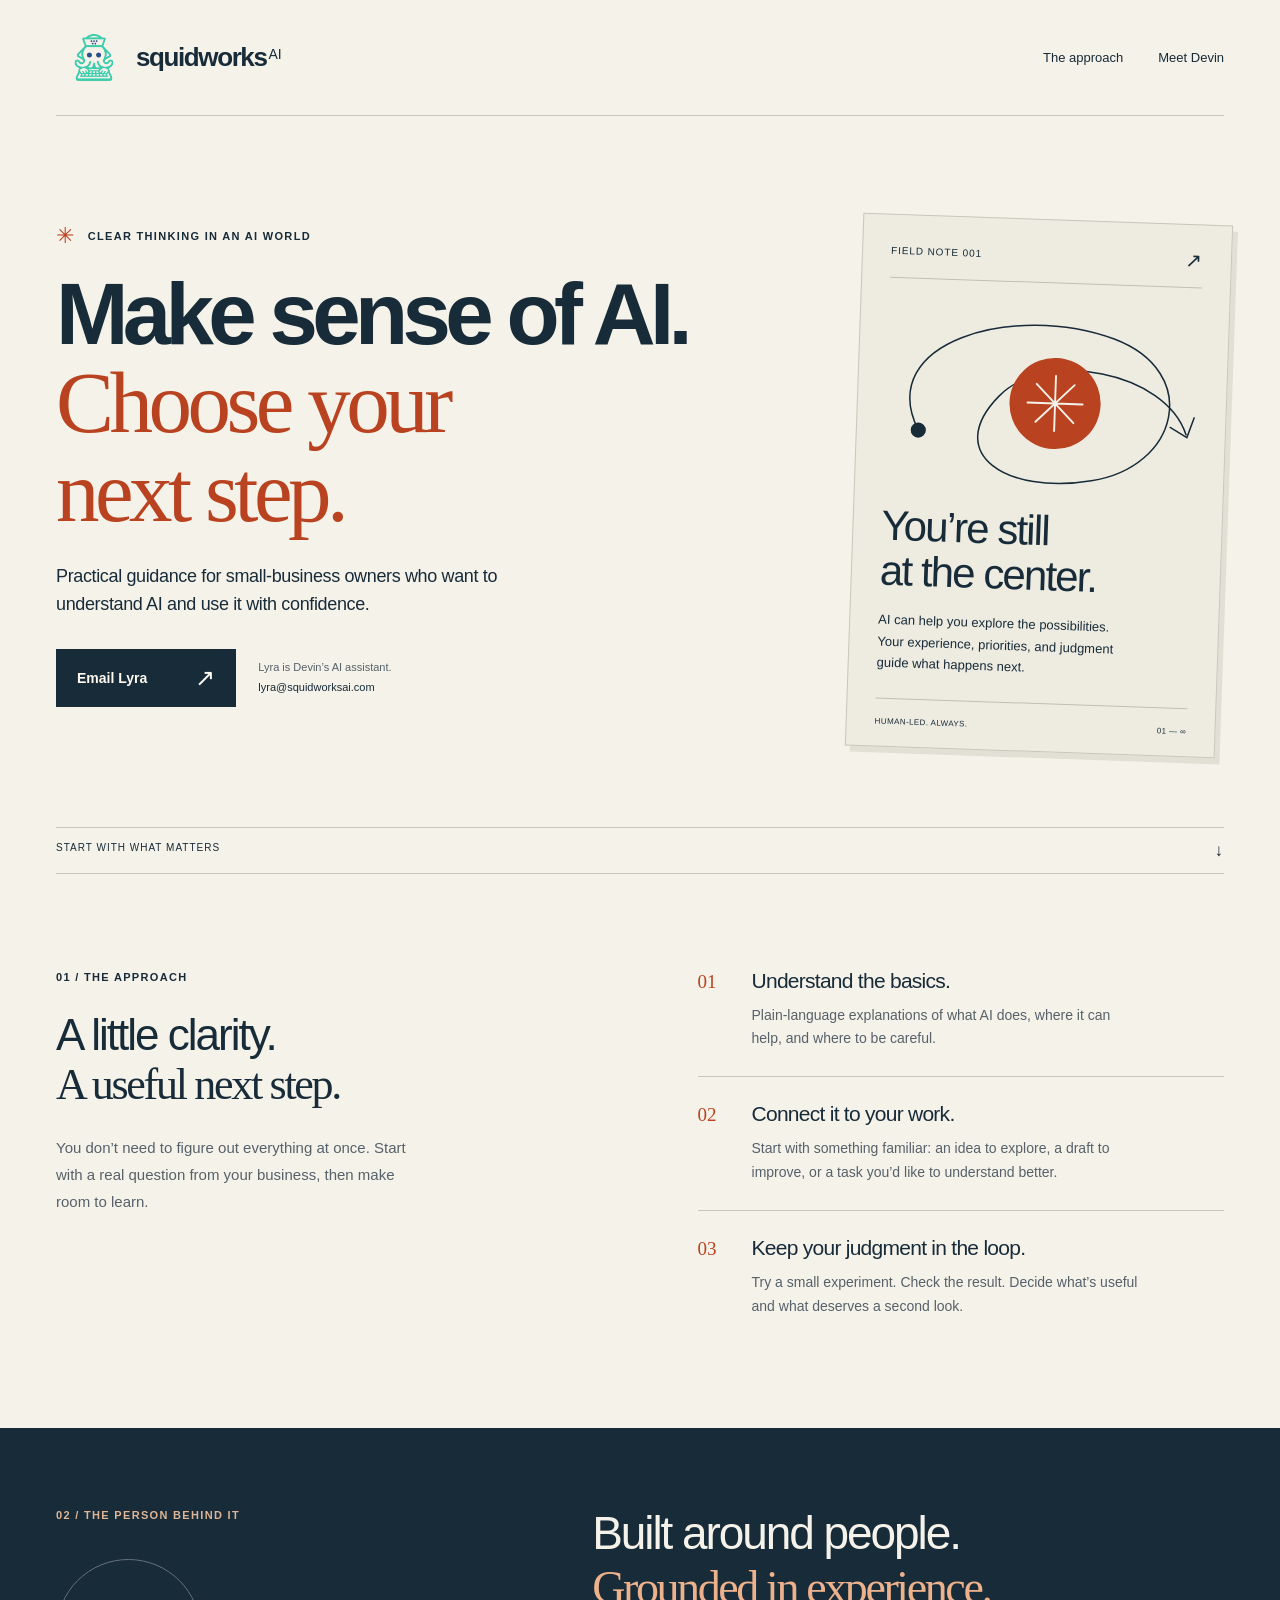
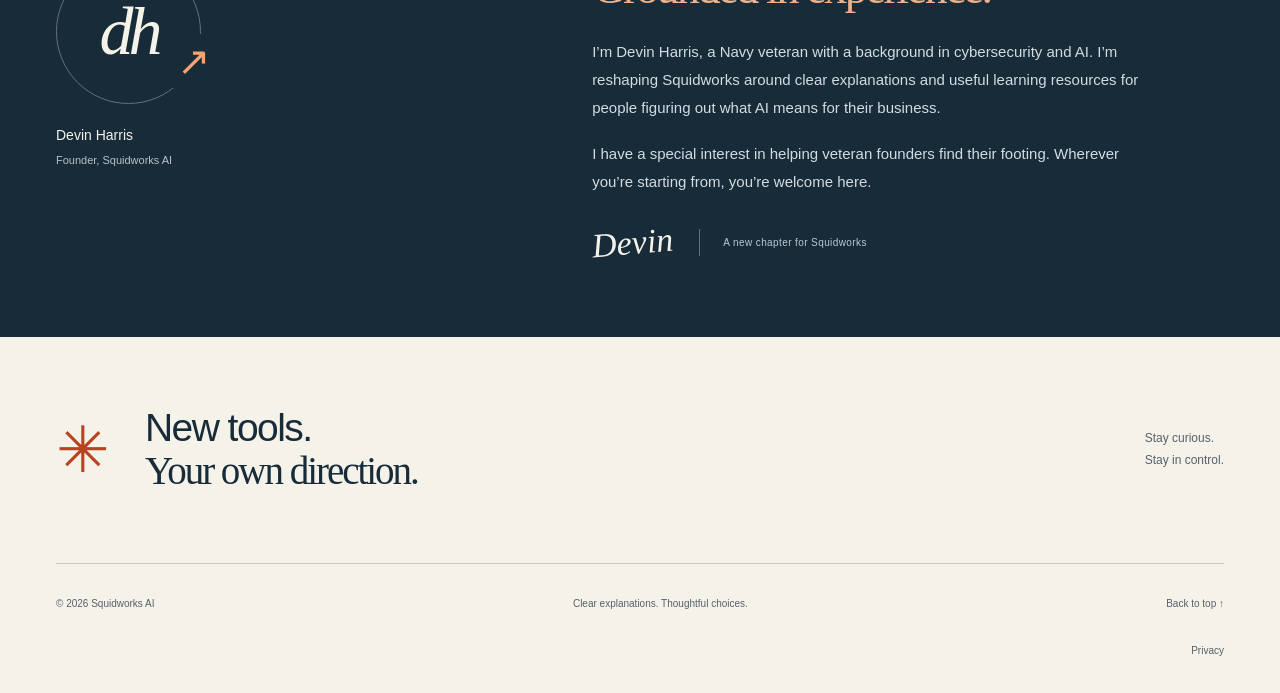
<file: public/index.html>
<!doctype html>
<html lang="en">
<head>
  <meta charset="utf-8">
  <meta name="viewport" content="width=device-width, initial-scale=1">
  <meta name="description" content="Practical guidance for small-business owners who want to understand AI and use it with confidence. A new direction for Squidworks AI.">
  <meta name="theme-color" content="#f5f2e9">
  <title>Squidworks AI — Make sense of AI. Choose your next step.</title>
  <link rel="canonical" href="https://squidworksai.com/">
  <link rel="stylesheet" href="./styles.css">
  <link rel="icon" href="./assets/squidworks-mark.png" type="image/png">
</head>
<body id="top">
  <a class="skip-link" href="#main">Skip to content</a>
  <header class="site-header wrap">
    <a class="brand" href="#top" aria-label="Squidworks AI home">
      <img src="./assets/squidworks-mark.png" width="1200" height="867" alt="" class="brand-mark">
      <span class="wordmark">squidworks<span class="wordmark-ai"> AI</span></span>
    </a>
    <nav aria-label="Main navigation">
      <a href="#approach">The approach</a>
      <a href="#about">Meet Devin</a>
    </nav>
  </header>
  <main id="main">
    <section class="hero wrap" aria-labelledby="hero-title">
      <div class="hero-copy">
        <p class="eyebrow"><span class="small-star" aria-hidden="true">✳&#xfe0e;</span> Clear thinking in an AI world</p>
        <h1 id="hero-title">Make sense of AI.<br><span class="serif">Choose your<br class="desktop-break"> next step.</span></h1>
        <p class="hero-description">Practical guidance for small-business owners who want to understand AI and use it with confidence.</p>
        <div class="contact">
          <!--email_off--><a class="email-cta" href="mailto:lyra@squidworksai.com"><span>Email Lyra</span><span aria-hidden="true">↗&#xfe0e;</span></a><!--/email_off-->
          <p class="contact-note">Lyra is Devin’s AI assistant.<br><!--email_off--><span class="email-address">lyra@squidworksai.com</span><!--/email_off--></p>
        </div>
      </div>
      <aside class="field-note" aria-labelledby="note-title">
        <div class="note-heading"><span>Field note 001</span><span aria-hidden="true">↗&#xfe0e;</span></div>
        <div class="note-orbit" aria-hidden="true">
          <svg viewBox="0 0 360 230" focusable="false">
            <path class="orbit-path" d="M51 152 C1 60 148 14 254 49 C348 81 326 182 235 199 C147 217 77 176 135 113 C182 62 309 81 333 147"/>
            <circle class="orbit-center" cx="194" cy="119" r="48"/>
            <path class="orbit-star" d="M194 90v58 M165 119h58 M174 99l40 40 M174 139l40-40"/>
            <circle class="orbit-dot" cx="51" cy="152" r="8"/>
            <path class="orbit-arrow" d="m316 140 18 10 7-21"/>
          </svg>
        </div>
        <h2 id="note-title">You’re still<br>at the center.</h2>
        <p>AI can help you explore the possibilities. Your experience, priorities, and judgment guide what happens next.</p>
        <div class="note-foot"><span>Human-led. Always.</span><span aria-hidden="true">01 — ∞</span></div>
      </aside>
    </section>
    <div class="section-divider wrap" aria-hidden="true"><span>Start with what matters</span><span>↓</span></div>
    <section id="approach" class="approach wrap" aria-labelledby="approach-title">
      <div class="section-intro">
        <p class="eyebrow">01 / The approach</p>
        <h2 id="approach-title">A little clarity.<br><span class="serif">A useful next step.</span></h2>
        <p>You don’t need to figure out everything at once. Start with a real question from your business, then make room to learn.</p>
      </div>
      <ol class="principles">
        <li><span class="principle-number" aria-hidden="true">01</span><div><h3>Understand the basics.</h3><p>Plain-language explanations of what AI does, where it can help, and where to be careful.</p></div></li>
        <li><span class="principle-number" aria-hidden="true">02</span><div><h3>Connect it to your work.</h3><p>Start with something familiar: an idea to explore, a draft to improve, or a task you’d like to understand better.</p></div></li>
        <li><span class="principle-number" aria-hidden="true">03</span><div><h3>Keep your judgment in the loop.</h3><p>Try a small experiment. Check the result. Decide what’s useful and what deserves a second look.</p></div></li>
      </ol>
    </section>
    <section id="about" class="founder" aria-labelledby="founder-title">
      <div class="wrap founder-inner">
        <div class="founder-label"><p class="eyebrow">02 / The person behind it</p><span class="founder-monogram" aria-hidden="true">dh<span>↗&#xfe0e;</span></span><p class="founder-caption">Devin Harris<br><span>Founder, Squidworks AI</span></p></div>
        <div class="founder-copy">
          <h2 id="founder-title">Built around people.<br><span class="serif">Grounded in experience.</span></h2>
          <p>I’m Devin Harris, a Navy veteran with a background in cybersecurity and AI. I’m reshaping Squidworks around clear explanations and useful learning resources for people figuring out what AI means for their business.</p>
          <p>I have a special interest in helping veteran founders find their footing. Wherever you’re starting from, you’re welcome here.</p>
          <div class="founder-signoff"><span class="signature">Devin</span><span>A new chapter for Squidworks</span></div>
        </div>
      </div>
    </section>
    <section class="closing wrap" aria-label="Our perspective"><span class="closing-star" aria-hidden="true">✳&#xfe0e;</span><p>New tools.<br><span class="serif">Your own direction.</span></p><span class="closing-note">Stay curious.<br>Stay in control.</span></section>
  </main>
  <footer class="site-footer wrap"><p>© 2026 Squidworks AI</p><p>Clear explanations. Thoughtful choices.</p><a href="#top">Back to top <span aria-hidden="true">↑</span></a><nav class="policy-links" aria-label="Policies"><a href="/privacy-policy">Privacy</a></nav></footer>
</body>
</html>
</file>
<file: public/styles.css>
:root{--paper:#f5f2e9;--ink:#172b39;--muted:#56616a;--orange:#b94320;--line:#c9c7bd;--note:#eeebe1;--white:#fffaf0;--mint:#31c8b1;font-family:Arial,Helvetica,sans-serif;color:var(--ink);background:var(--paper);font-synthesis:none;text-rendering:optimizeLegibility;-webkit-font-smoothing:antialiased;color-scheme:light}
*{box-sizing:border-box}html{scroll-behavior:smooth;scroll-padding-top:30px}body{margin:0}a{color:inherit;text-decoration-thickness:1px;text-underline-offset:5px}a:hover{text-decoration:underline}a:focus-visible{outline:3px solid var(--orange);outline-offset:6px}::selection{background:#f3b795;color:var(--ink)}.wrap{width:min(1280px,calc(100% - 112px));margin-inline:auto}.skip-link{position:absolute;left:24px;top:-100px;z-index:20;background:var(--ink);color:var(--paper);padding:16px}.skip-link:focus{top:20px}.preview-bar{padding:11px 20px;background:var(--ink);color:var(--paper);font-size:11px;letter-spacing:.11em;text-align:center}.preview-bar span{margin:0 12px;color:#d88056}.site-header{display:flex;align-items:center;justify-content:space-between;min-height:116px;border-bottom:1px solid var(--line)}.brand{display:flex;align-items:center;text-decoration:none;gap:4px}.brand:hover{text-decoration:none}.brand-mark{width:76px;height:55px;object-fit:contain;mix-blend-mode:multiply}.wordmark{font-size:26px;font-weight:750;letter-spacing:-1.4px}.wordmark-ai{font-size:14px;font-weight:500;letter-spacing:0;vertical-align:top;display:inline-block;padding-top:4px;padding-left:2px}.site-header nav{display:flex;gap:35px;font-size:13px}.site-header nav a{text-decoration:none;padding-block:12px}.site-header nav a:hover{text-decoration:underline}.hero{display:grid;grid-template-columns:minmax(0,1.55fr) minmax(280px,.8fr);gap:7%;padding-top:68px;padding-bottom:75px;align-items:center}.eyebrow{font-size:11px;line-height:1.5;letter-spacing:.12em;text-transform:uppercase;font-weight:600;margin:0 0 25px}.small-star{display:inline-block;font-size:22px;line-height:0;vertical-align:-3px;margin-right:8px;color:var(--orange)}h1,h2,h3,p{margin-top:0}h1{font-size:clamp(58px,6.8vw,96px);font-weight:600;line-height:1.01;letter-spacing:-.065em;margin-bottom:26px}.serif{font-family:Georgia,'Times New Roman',serif;font-weight:400;letter-spacing:-.052em}h1 .serif{color:var(--orange)}.hero-description{max-width:490px;font-size:18px;line-height:1.6;letter-spacing:-.02em;margin-bottom:30px}.contact{display:flex;align-items:center;gap:22px}.email-cta{background:var(--ink);color:var(--white);display:inline-flex;align-items:center;justify-content:space-between;gap:48px;padding:19px 21px;min-height:58px;font-size:14px;font-weight:600;text-decoration:none;transition:background-color .16s}.email-cta:hover{background:#2d4656;text-decoration:none}.email-cta>span:last-child{font-size:24px;line-height:16px}.contact-note{margin:0;font-size:11px;line-height:1.8;color:var(--muted)}.email-address{user-select:all;color:var(--ink)}.field-note{align-self:center;transform:rotate(2deg);background:var(--note);border:1px solid var(--line);padding:23px 28px 20px;box-shadow:5px 6px 0 #e2dfd4;margin-top:35px}.note-heading,.note-foot{display:flex;align-items:center;justify-content:space-between;font-size:10px;letter-spacing:.09em;text-transform:uppercase}.note-heading{padding-bottom:15px;border-bottom:1px solid #c2bfb3}.note-heading span:last-child{font-size:20px}.note-orbit{margin:7px -15px 1px}.note-orbit svg{width:100%;height:auto;display:block}.orbit-path,.orbit-arrow{fill:none;stroke:var(--ink);stroke-width:1.6;stroke-linecap:round}.orbit-center{fill:var(--orange)}.orbit-star{fill:none;stroke:var(--paper);stroke-width:2;stroke-linecap:round}.orbit-dot{fill:var(--ink)}.field-note h2{font-size:42px;line-height:1.07;letter-spacing:-.045em;margin-bottom:15px;font-weight:500}.field-note p{font-size:13px;line-height:1.65;max-width:260px;margin-bottom:24px}.note-foot{padding-top:18px;border-top:1px solid #c2bfb3;font-size:8px;letter-spacing:.05em}.section-divider{border-top:1px solid var(--line);border-bottom:1px solid var(--line);padding-block:14px;display:flex;justify-content:space-between;font-size:10px;letter-spacing:.1em;text-transform:uppercase}.section-divider span:last-child{font-size:17px;line-height:1}.approach{display:grid;grid-template-columns:1fr 1.05fr;gap:12%;padding-block:95px 110px}.section-intro h2,.founder h2{font-size:44px;line-height:1.12;letter-spacing:-.045em;font-weight:500;margin-bottom:24px}.section-intro p:not(.eyebrow){font-size:15px;line-height:1.8;color:var(--muted);max-width:360px}.principles{list-style:none;padding:0;margin:0}.principles li{display:grid;grid-template-columns:34px 1fr;gap:20px;padding:25px 0;border-bottom:1px solid var(--line)}.principles li:first-child{padding-top:0}.principles li:last-child{padding-bottom:0;border:0}.principle-number{font-family:Georgia,'Times New Roman',serif;font-size:19px;color:var(--orange);padding-top:2px}.principles h3{font-size:21px;font-weight:500;letter-spacing:-.035em;margin-bottom:11px}.principles p{font-size:14px;line-height:1.7;color:var(--muted);margin:0;max-width:390px}.founder{background:var(--ink);color:var(--paper);padding-block:79px 75px}.founder-inner{display:grid;grid-template-columns:1fr 1.55fr;gap:11%}.founder .eyebrow{color:#dfb595}.founder-monogram{width:145px;height:145px;display:flex;align-items:center;justify-content:center;position:relative;border:1px solid #66717a;border-radius:50%;font-family:Georgia,'Times New Roman',serif;font-size:68px;font-style:italic;letter-spacing:-5px;margin:35px 0 20px}.founder-monogram>span{font-family:Arial,sans-serif;letter-spacing:0;color:#f3a275;position:absolute;right:-15px;bottom:15px;font-size:40px;background:var(--ink);padding:4px}.founder-caption{font-size:14px;line-height:1.7}.founder-caption>span{font-size:11px;color:#b7c2c8}.founder h2{font-size:46px;line-height:1.16}.founder h2 .serif{color:#edb18c}.founder-copy>p{font-size:15px;line-height:1.85;color:#d3dce0;max-width:560px}.founder-copy>p+p{margin-top:19px}.founder-signoff{display:flex;align-items:center;gap:26px;margin-top:28px}.signature{font-family:Georgia,'Times New Roman',serif;font-size:34px;font-style:italic;transform:rotate(-5deg)}.founder-signoff>span:last-child{font-size:10px;letter-spacing:.04em;color:#bcc8ce;border-left:1px solid #63717a;padding:8px 0 8px 23px}.closing{display:flex;align-items:center;gap:35px;padding-block:70px}.closing-star{font-size:64px;line-height:1;color:var(--orange)}.closing>p{font-size:39px;font-weight:500;line-height:1.1;letter-spacing:-.04em;margin:0}.closing-note{margin-left:auto;font-size:12px;line-height:1.8;color:var(--muted)}.site-footer{border-top:1px solid var(--line);padding-block:26px 29px;display:flex;align-items:center;justify-content:space-between;gap:20px;font-size:10px;color:var(--muted)}.site-footer p{margin:0}.site-footer a{padding:8px 0;text-decoration:none}.site-footer a:hover{text-decoration:underline}
@media(min-width:1600px){.wrap{width:min(1330px,calc(100% - 160px))}.hero{padding-top:82px;padding-bottom:90px;gap:9%}h1{font-size:102px}}
@media(max-width:1050px){.wrap{width:calc(100% - 72px)}.hero{gap:6%;grid-template-columns:minmax(0,1.25fr) minmax(250px,.8fr)}h1{font-size:68px}.field-note{padding:22px}.field-note h2{font-size:34px}.contact{gap:14px;flex-wrap:wrap}.email-cta{gap:35px}.approach{gap:8%}.section-intro h2,.founder h2{font-size:37px}.founder-inner{gap:9%;grid-template-columns:1fr 1.5fr}}
@media(max-width:760px){.wrap{width:calc(100% - 40px)}.preview-bar{font-size:9px;letter-spacing:.04em;padding:10px 12px}.preview-bar span{margin:0 6px}.site-header{min-height:91px}.brand-mark{width:57px;height:42px;margin-left:-5px}.wordmark{font-size:22px}.wordmark-ai{font-size:11px}.site-header nav{gap:18px;font-size:11px}.site-header nav a:first-child{display:none}.hero{display:flex;flex-direction:column;gap:42px;padding-top:46px;padding-bottom:44px;align-items:stretch}.hero .eyebrow{font-size:10px;margin-bottom:23px}h1{font-size:clamp(48px,10.7vw,73px);letter-spacing:-.06em;line-height:1.025;margin-bottom:24px}.desktop-break{display:none}.hero-description{font-size:16px;line-height:1.65;max-width:510px;margin-bottom:25px}.contact{gap:17px;flex-wrap:nowrap}.email-cta{padding:18px 19px;gap:35px;font-size:13px;min-height:55px;flex-shrink:0}.contact-note{font-size:10px}.field-note{width:min(100% - 10px,420px);transform:rotate(1deg);align-self:center;margin:0 0 8px;padding:20px 24px;display:grid;grid-template-columns:1fr 1.25fr;column-gap:16px}.note-heading{grid-column:1/-1;font-size:9px;padding-bottom:12px}.note-orbit{grid-column:1;grid-row:2/4;align-self:center;margin:10px -12px}.note-orbit svg{overflow:visible}.field-note h2{grid-column:2;font-size:29px;margin-top:20px;margin-bottom:10px}.field-note p{grid-column:2;font-size:11px;line-height:1.65;margin-bottom:20px}.note-foot{grid-column:1/-1;padding-top:13px;font-size:8px}.section-divider{font-size:9px;padding-block:12px}.approach{display:block;padding-block:52px 58px}.section-intro .eyebrow{margin-bottom:19px}.section-intro h2{font-size:36px}.section-intro p:not(.eyebrow){font-size:14px;max-width:470px;margin-bottom:33px}.principles li{grid-template-columns:28px 1fr;gap:14px;padding-block:23px}.principles h3{font-size:21px;margin-bottom:9px}.principles p{font-size:14px;max-width:none}.founder{padding-block:46px 48px}.founder-inner{display:flex;flex-direction:column;gap:27px}.founder-label{display:grid;grid-template-columns:62px 1fr;column-gap:17px;align-items:center}.founder-label .eyebrow{grid-column:1/-1;margin-bottom:23px}.founder-monogram{width:56px;height:56px;font-size:30px;letter-spacing:-2px;margin:0}.founder-monogram>span{font-size:19px;bottom:2px;right:-8px;padding:1px}.founder-caption{font-size:13px;margin:0}.founder-caption>span{font-size:10px}.founder h2{font-size:35px;line-height:1.18;margin-bottom:23px}.founder-copy>p{font-size:14px;line-height:1.8}.founder-signoff{gap:20px}.founder-signoff>span:last-child{font-size:9px;padding-left:20px}.closing{padding-block:44px;gap:19px;flex-wrap:wrap}.closing-star{font-size:42px}.closing>p{font-size:30px}.closing-note{margin-left:61px;margin-top:-5px;font-size:11px}.site-footer{font-size:9px;gap:14px;flex-wrap:wrap;padding-block:18px 22px}.site-footer p:nth-child(2){display:none}}
@media(max-width:360px){.wrap{width:calc(100% - 32px)}h1{font-size:46px}.contact{align-items:flex-start;flex-direction:column;gap:12px}.contact-note br{display:none}.contact-note .email-address{display:block}.field-note{padding:17px}.field-note h2{font-size:25px}.field-note p{font-size:10px}.founder h2{font-size:31px}.site-header nav{font-size:10px}.preview-bar{font-size:8px}}
@media(prefers-reduced-motion:reduce){html{scroll-behavior:auto}*{transition:none!important}}
@media print{.preview-bar,.skip-link,.site-header nav,.email-cta,.site-footer a{display:none}.wrap{width:100%}.hero{padding-block:25px}.field-note{transform:none;box-shadow:none}.founder{break-inside:avoid;background:white;color:var(--ink)}.founder h2 .serif,.founder p,.founder .eyebrow{color:var(--ink)}.founder-signoff{display:none}.approach{padding-block:30px}}

.site-footer{flex-wrap:wrap}.policy-links{display:flex;gap:20px;flex-basis:100%;justify-content:flex-end}.policy-links a{font-size:inherit}@media(max-width:760px){.policy-links{justify-content:flex-start}}

/* Supporting pages share the home page’s local typography and palette. */
.legal-main{max-width:760px;padding-block:64px 92px}.legal-main h1{font-size:clamp(44px,6vw,72px);line-height:1.08;letter-spacing:-.05em;margin-bottom:18px}.legal-updated{font-size:12px;color:var(--muted);margin-bottom:34px}.legal-main p:not(.eyebrow):not(.legal-updated){font-size:16px;line-height:1.85;overflow-wrap:anywhere}.legal-main .legal-intro{font-size:18px!important;color:var(--ink);margin-bottom:35px}.legal-main section{border-top:1px solid var(--line);padding-top:26px;margin-top:28px}.legal-main h2{font-size:25px;font-weight:500;letter-spacing:-.025em;line-height:1.3;margin-bottom:13px}.legal-footer-links{display:flex;gap:24px;flex-wrap:wrap}.legal-page .site-header nav .legal-home{display:block}.legal-page .site-footer{align-items:baseline}@media(max-width:760px){.legal-main{padding-block:40px 56px}.legal-main h1{font-size:44px}.legal-main p:not(.eyebrow):not(.legal-updated){font-size:15px}.legal-main .legal-intro{font-size:16px!important}.legal-main h2{font-size:23px}.legal-footer-links{gap:20px}.legal-page .site-header nav{font-size:10px}}@media print{.legal-main{max-width:none;padding-block:20px}.legal-page .site-header{min-height:65px}.legal-page .site-footer{display:none}}
</file>
